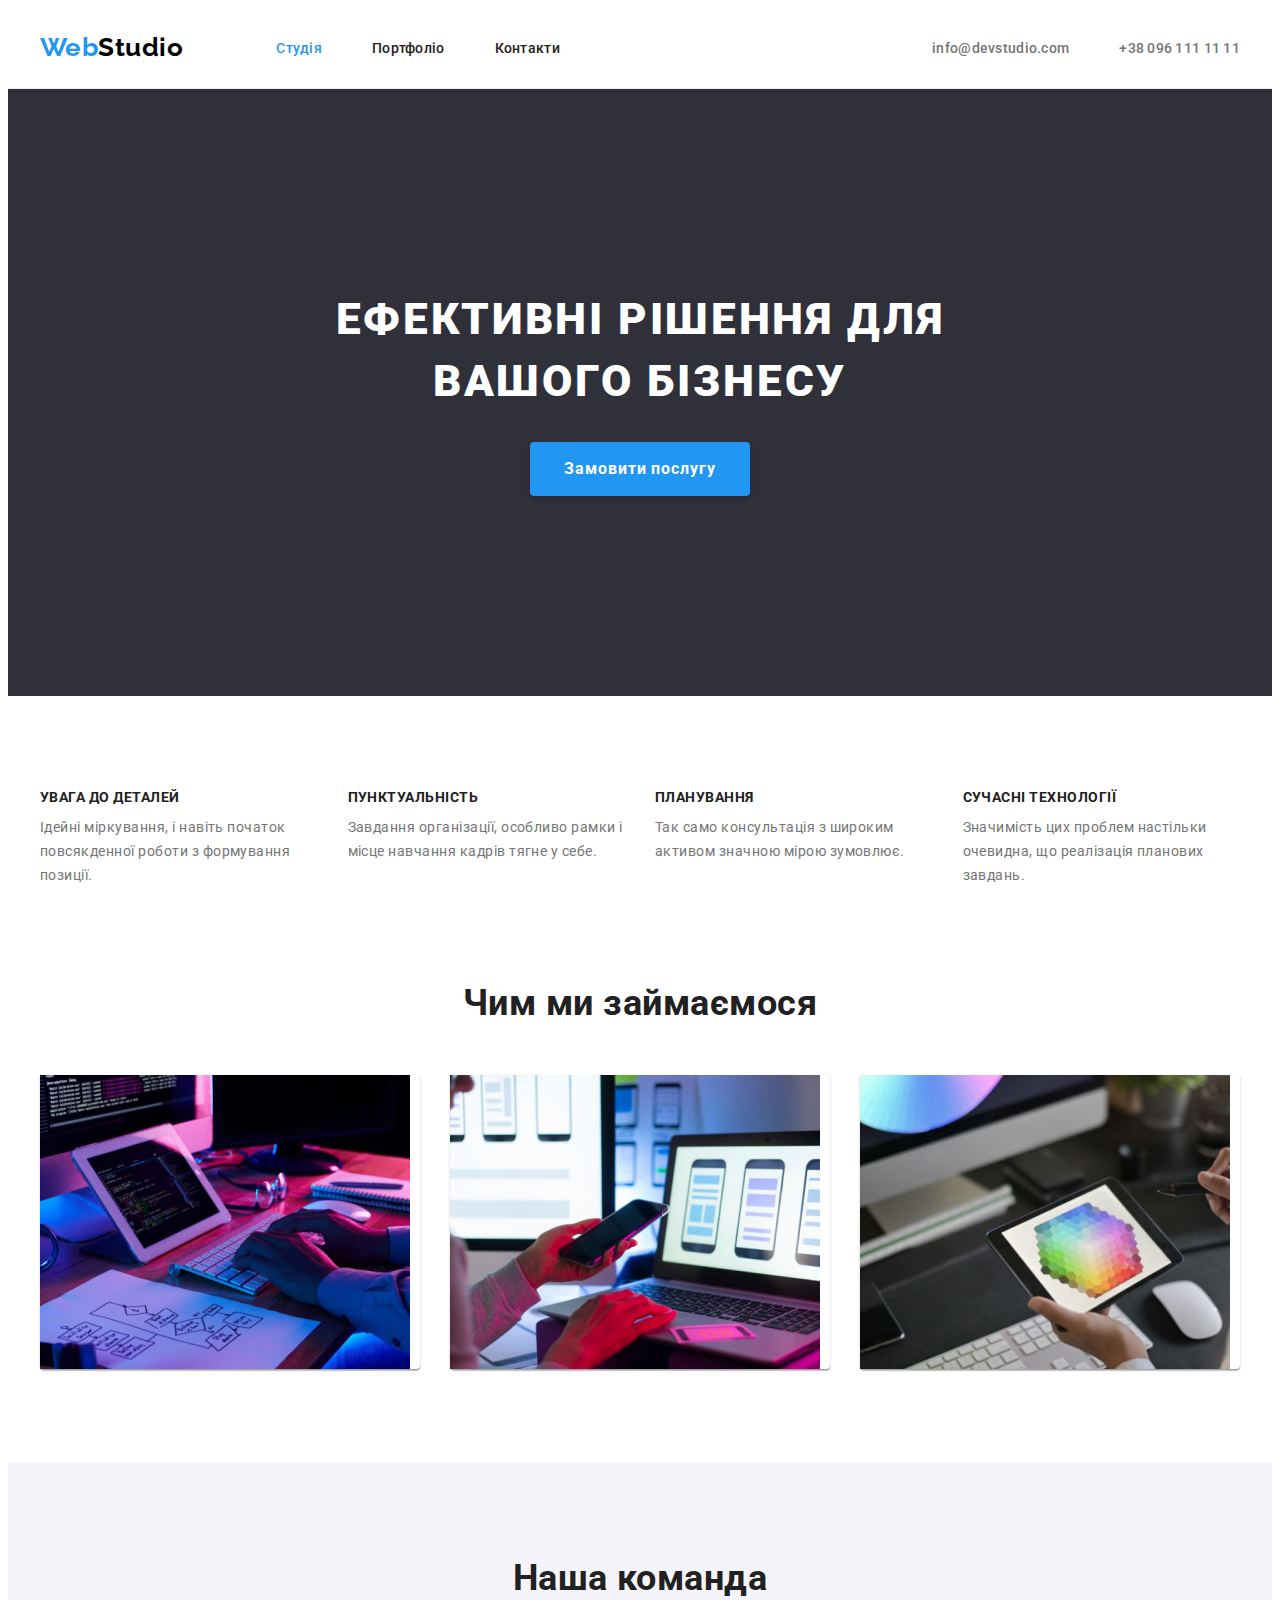
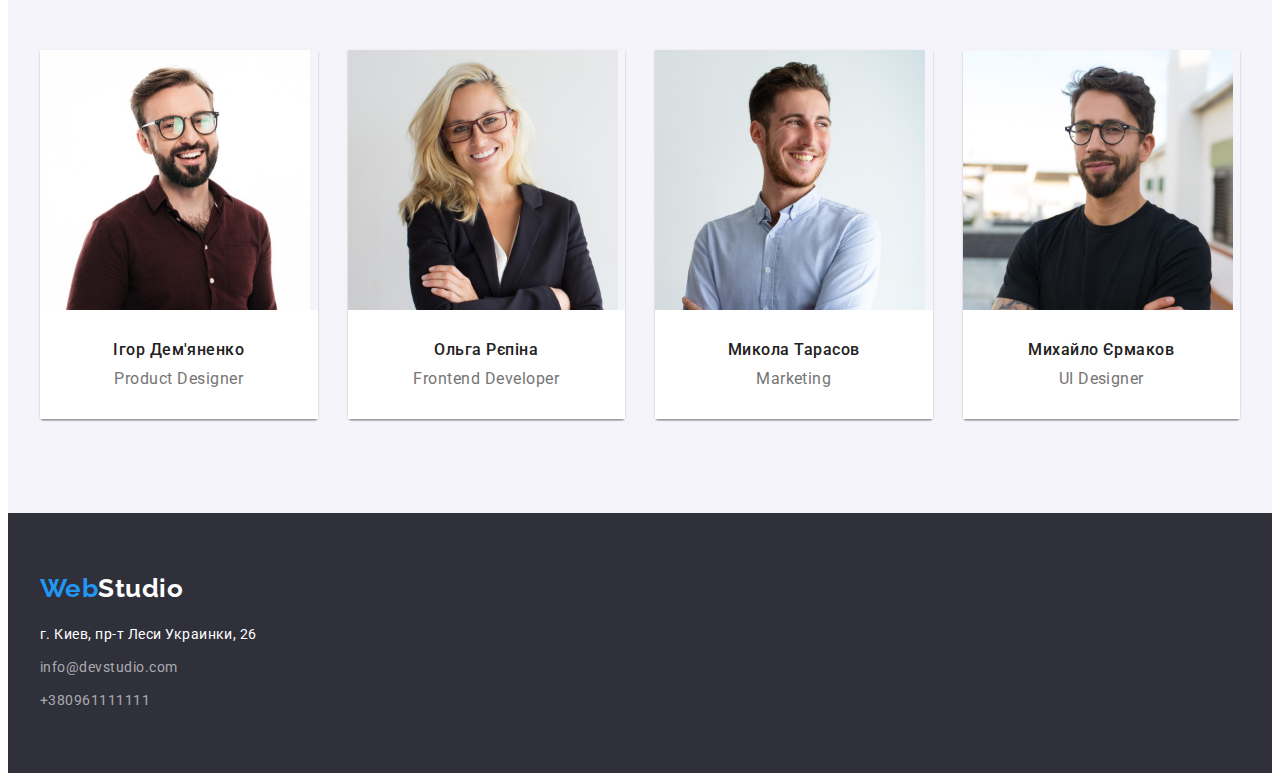
<file: index.html>
<!DOCTYPE html>
<html lang="uk">
<head>
    <meta charset="UTF-8">
    <meta http-equiv="X-UA-Compatible" content="IE=edge">
    <meta name="viewport" content="width=device-width, initial-scale=1.0">
    <title>Головна</title>
    <link rel="preconnect" href="https://fonts.googleapis.com">
    <link rel="preconnect" href="https://fonts.gstatic.com" crossorigin>
    <link href="https://fonts.googleapis.com/css2?family=Raleway:wght@700&family=Roboto:ital,wght@0,400;0,500;0,700;0,900;1,400&display=swap" rel="stylesheet">
    <link rel="stylesheet" href="https://cdnjs.cloudflare.com/ajax/libs/modern-normalize/1.1.0/modern-normalize.min.css" integrity="sha512-wpPYUAdjBVSE4KJnH1VR1HeZfpl1ub8YT/NKx4PuQ5NmX2tKuGu6U/JRp5y+Y8XG2tV+wKQpNHVUX03MfMFn9Q==" crossorigin="anonymous" referrerpolicy="no-referrer" />
    <link rel="stylesheet" href="./css/styless.css" />
</head>
<body>
    <header class="header">
        <div class="container had-nav">
               <!--Навігація -->
            <nav class="site-nav">
             <a href="./index.html" class="logo-title"><span class="logo">Web</span>Studio</a> 
              <ul class="site-nav list-style" >
                <li class="item"><a href="./index.html" class="current link">Студія</a></li>
                <li class="item"><a href="./portfolio.html" class="link">Портфоліо</a></li>
                <li class="item"><a href="#" class="link">Контакти</a></li>
              </ul>
            </nav>
         <!--Контакти -->
            <ul class="head-contacts list-style">
                <li class="item"><a href="mailto:info@devstudio.com" class="link">info@devstudio.com</a></li>
                <li class="item"><a href="tel:+380961111111" class="link">+38 096 111 11 11</a></li>
            </ul>
        </div>
    </header>
    
    <main>
        <!--Герой-->   
        <section class="hero">
                    <h1 class="hero-caption">Ефективні рішення для вашого бізнесу</h1>
                    <button type="button" class="button-hero">Замовити послугу</button>
        </section>
            <!--Наші переваги --> 
        <section class="features">
            <div class="container">
            <h2 class="section-title content-title">Наші переваги</h2>
                <ul class="feature-list list-style">
                    <li class="item">
                        <h3 class="block-title">УВАГА ДО ДЕТАЛЕЙ</h3>
                        <p class="block-description">Ідейні міркування, і навіть початок повсякденної роботи з формування позиції.</p>
                    </li>
                    <li class="item">
                        <h3 class="block-title">ПУНКТУАЛЬНІСТЬ</h3>
                        <p class="block-description">Завдання організації, особливо рамки і місце навчання кадрів тягне у себе.</p>
                    </li>
                    <li class="item">
                        <h3 class="block-title">ПЛАНУВАННЯ</h3>
                        <p class="block-description">Так само консультація з широким активом значною мірою зумовлює.  </p>
                    </li>
                    <li class="item">
                        <h3 class="block-title">СУЧАСНІ ТЕХНОЛОГІЇ</h3>
                        <p class="block-description">Значимість цих проблем настільки очевидна, що реалізація планових завдань.</p>
                    </li>
                </ul>
            </div>
        </section>
        <!--Чим ми займаємося-->
        <section class="work">
            <div class="container">
            <h2 class="section-title">Чим ми займаємося</h2>
                 <ul class="work-list list-style">
                    <li class="item">
                     <img src="./images/desktop_programs.jpg" alt="Laptop with code" width="370">
                    </li>
                    <li class="item"> 
                    <img src="./images/mobile_applications.jpg" alt="Phone width desktop" width="370">
                    </li>
                    <li class="item"> 
                    <img src="./images/design_solution.jpg" alt="Laptop with draw" width="370">
                    </li>
                </ul>
            </div>
        </section> 
        <!--Наша команда-->
        <section class="team">
            <div class="container">
                <h2 class="section-title">Наша команда</h2>
                  <ul class="team-list list-style">
                     <li class="item">
                        <img src="./images/igor_demjanenko.jpg" alt="Ігор Дем'яненко" width="270"/>
                        <div class="member-data">
                            <h3 class="team-member">Ігор Дем'яненко</h3>
                            <p lang="en" class="specialization">Product Designer</p>
                        </div>
                     </li>
                     <li class="item">
                        <img src="./images/olga_repina.jpg" alt=">Ольга Рєпіна" width="270"/>
                        <div class="member-data">
                            <h3 class="team-member">Ольга Рєпіна</h3>
                            <p lang="en" class="specialization">Frontend Developer</p>
                        </div>
                     </li>
                     <li class="item">
                        <img src="./images/mukola_tarasov.jpg" alt=">Ольга Рєпіна" width="270"/>
                        <div class="member-data">
                            <h3 class="team-member">Микола Тарасов</h3>
                            <p lang="en" class="specialization">Marketing  </p>
                        </div>
                     </li>
                     <li class="item">
                        <img src="./images/muhajlo_jermakov.jpg" alt=">Ольга Рєпіна" width="270"/>
                        <div class="member-data">
                            <h3 class="team-member">Михайло Єрмаков</h3>
                            <p lang="en" class="specialization">UI Designer</p>
                        </div>
                     </li>
                </ul>
            </div>
        </section>

    </main>

    <footer class="footer">
       <div class="container">
           <div class="footer-data">
               
                <!--Лого-->
                <a href="./index.html" class="link logo-title"><span class="logo">Web</span><span class="logo2">Studio</span></a>  
                <!--Адреса-->
                <address>
                <!--Контакти -->
                 <ul class="footer-contacts list-style">
                    <li class="item"><a href="https://goo.gl/maps/CPtrU1FHBa2aNyZL9" target="_blank" rel="noopener noreferrer" class="link map">г. Киев, пр-т Леси Украинки, 26</a></li>
                    <li class="item"><a href="mailto:info@devstudio.com" class="link contacts-list">info@devstudio.com</a></li>
                    <li class="item"><a href="tel:+380961111111" class="link contacts-list">+380961111111</a></li>
                 </ul>
                </address>
           </div>
       </div>
    </footer>
</body>
</html>
</file>
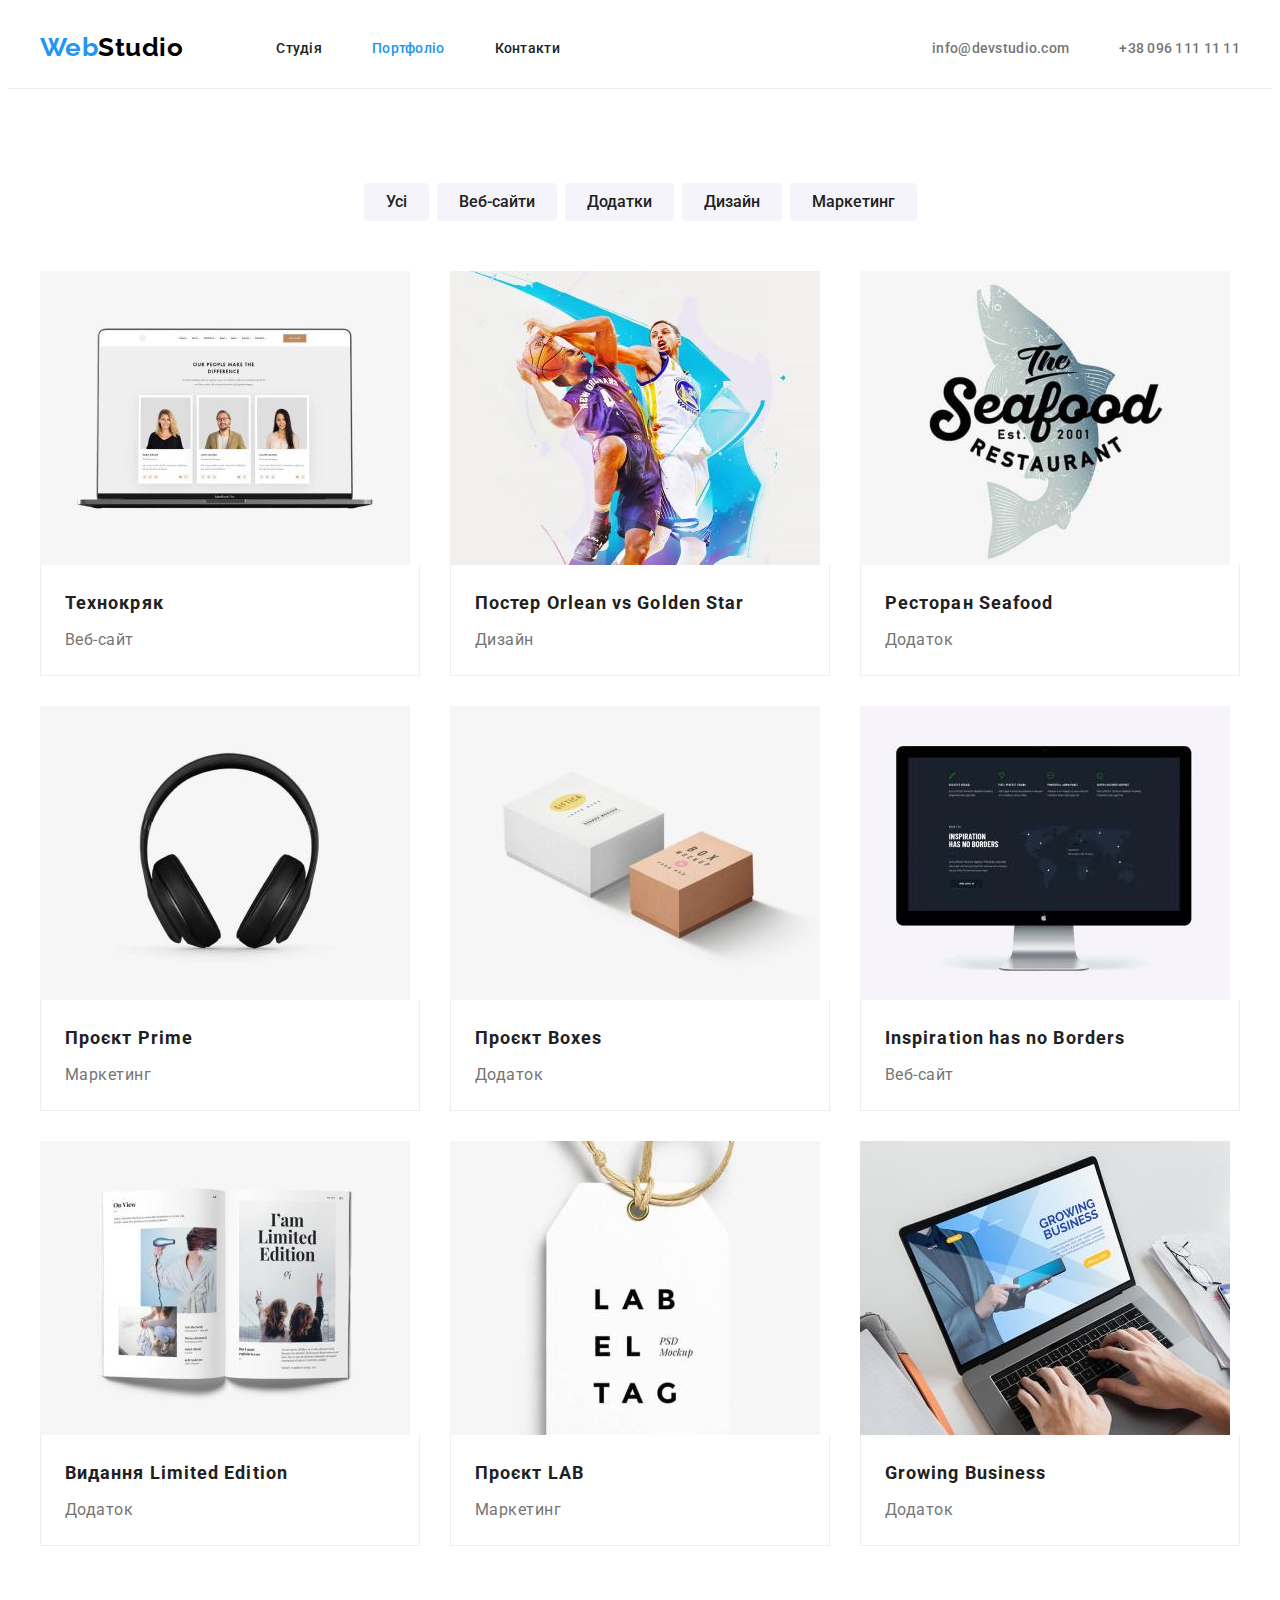
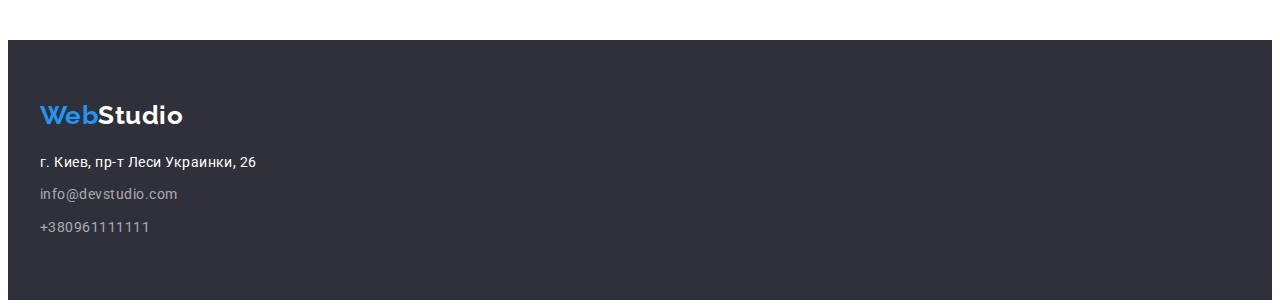
<file: portfolio.html>
<!DOCTYPE html>
<html lang="uk">
<head>
    <meta charset="UTF-8">
    <meta http-equiv="X-UA-Compatible" content="IE=edge">
    <meta name="viewport" content="width=device-width, initial-scale=1.0">
    <title>Портфоліо</title>
    <link rel="preconnect" href="https://fonts.googleapis.com">
    <link rel="preconnect" href="https://fonts.gstatic.com" crossorigin>
    <link href="https://fonts.googleapis.com/css2?family=Raleway:wght@700&family=Roboto:ital,wght@0,400;0,500;0,700;0,900;1,400&display=swap" rel="stylesheet">
    <link rel="stylesheet" href="https://cdnjs.cloudflare.com/ajax/libs/modern-normalize/1.1.0/modern-normalize.min.css" integrity="sha512-wpPYUAdjBVSE4KJnH1VR1HeZfpl1ub8YT/NKx4PuQ5NmX2tKuGu6U/JRp5y+Y8XG2tV+wKQpNHVUX03MfMFn9Q==" crossorigin="anonymous" referrerpolicy="no-referrer" />
    <link rel="stylesheet" href="./css/styless.css" />
</head>
<body>
    <header class="header">
        <div class="container had-nav">
               <!--Навігація -->
            <nav class="site-nav">
             <a href="./index.html" class="logo-title"><span class="logo">Web</span>Studio</a> 
              <ul class="site-nav list-style" >
                <li class="item"><a href="./index.html" class="link">Студія</a></li>
                <li class="item"><a href="./portfolio.html" class="current link">Портфоліо</a></li>
                <li class="item"><a href="#" class="link">Контакти</a></li>
              </ul>
            </nav>
         <!--Контакти -->
            <ul class="head-contacts list-style">
                <li class="item"><a href="mailto:info@devstudio.com" class="link">info@devstudio.com</a></li>
                <li class="item"><a href="tel:+380961111111" class="link">+38 096 111 11 11</a></li>
            </ul>
        </div>
    </header>
    
    <main>
        <section class="portfolio">
            <h1 class="content-title">Портфоліо</h1>
        <!--Фільтр-->
           <div class="container">
                <ul class="work-filter list-style">
                    <li><button type="button" class="button-filter">Усі</button></li>
                    <li><button type="button" class="button-filter">Веб-сайти</button></li>
                    <li><button type="button" class="button-filter">Додатки</button></li>
                    <li><button type="button" class="button-filter">Дизайн</button></li>
                    <li><button type="button" class="button-filter">Маркетинг</button></li>
                </ul>  
                <!-- контент-->
                <ul class="project-list list-style">
                    <li class="item">
                        <img src="./images/tecnocrack.jpg" alt="лептоп з презентацією" width="370"/>
                        <div class="project-content">
                            <h2 class="project-name">Технокряк</h2>
                            <p class="project-type">Веб-сайт</p>
                        </div>
                    </li>
                    <li class="item">
                        <img src="./images/poster-nba.jpg" alt="Баскетболісти" width="370"/>
                        <div class="project-content">
                            <h2 class="project-name">Постер <span lang="en">Orlean vs Golden Star</span></h2>
                            <p class="project-type">Дизайн</p>
                        </div>
                    </li>
                    <li class="item">
                        <img src="./images/restaurant.jpg" alt="Банер ресторану" width="370"/>
                        <div class="project-content">
                            <h2 class="project-name">Ресторан <span lang ="en">Seafood</span></h2>
                            <p class="project-type">Додаток</p>
                        </div>
                    </li>
                    <li class="item">
                        <img src="./images/headphone.jpg" alt="Навушники" width="370"/>
                        <div class="project-content">
                            <h2 class="project-name">Проєкт <span lang="en">Prime</span> </h2>
                            <p class="project-type">Маркетинг</p>
                        </div>
                    </li>
                    <li class="item">
                        <img src="./images/boxes.jpg" alt="Дві коробки" width="370"/>
                        <div class="project-content">
                            <h2 class="project-name">Проєкт <span lang="en">Boxes</span></h2>
                            <p class="project-type">Додаток</p>
                        </div>
                    </li>
                    <li class="item">
                        <img src="./images/monitor.jpg" alt="монітор з презентацією" width="370"/>
                        <div class="project-content">
                            <h2 class="project-name"><span lang="en"> Inspiration has no Borders</span></h2>
                            <p class="project-type">Веб-сайт</p>
                        </div>
                    </li>
                    <li class="item">
                        <img src="./images/book.jpg" alt="Книга" width="370"/>
                        <div class="project-content">
                            <h2 class="project-name">Видання <span lang="en"> Limited Edition </span></h2>
                            <p class="project-type">Додаток</p>
                        </div>
                    </li>
                    <li class="item">
                        <img src="./images/label.jpg" alt="Ярлик" width="370"/>
                        <div class="project-content">
                            <h2 class="project-name">Проєкт <span lang="en"> LAB</span></h2>
                            <p class="project-type">Маркетинг</p>
                        </div>
                    </li>
                    <li class="item">
                        <img src="./images/laptop.jpg" alt="Лептоп" width="370"/>
                        <div class="project-content">
                            <h2 class="project-name"><span lang="en"> Growing Business</span></h2>
                            <p class="project-type">Додаток</p>
                        </div>
                    </li>
                </ul>
           </div>
        </section>
    </main>

    <footer class="footer">
        <div class="container">
            <div class="footer-data">
                
                 <!--Лого-->
                 <a href="./index.html" class="link logo-title"><span class="logo">Web</span><span class="logo2">Studio</span></a>  
                 <!--Адреса-->
                 <address>
                 <!--Контакти -->
                  <ul class="footer-contacts list-style">
                     <li class="item"><a href="https://goo.gl/maps/CPtrU1FHBa2aNyZL9" target="_blank" rel="noopener noreferrer" class="link map">г. Киев, пр-т Леси Украинки, 26</a></li>
                     <li class="item"><a href="mailto:info@devstudio.com" class="link contacts-list">info@devstudio.com</a></li>
                     <li class="item"><a href="tel:+380961111111" class="link contacts-list">+380961111111</a></li>
                  </ul>
                 </address>
            </div>
        </div>
     </footer>
</body>
</html>
</file>
<file: css/styless.css>
/* кольори*/ 

/* акцент #2196F3*/
/* основний текст #757575*/
/* додактковий текст #212121*/
/* основний фон #F5F5F5*/
/* другорядний фон #F5F4FA*/
/* другорядний колір для стилізації 1 #2F303A*/
/* другорядний колір для стилізації 2 #000000*/
/* другорядний колір для стилізації 3 #FFFFFF*/
/* основний маржин 30 px*/
/* тінь карти команди  */


:root{
   --accent-color: #2196F3;
   --primmary-text-color:  #757575;
   --secondary-text-color: #212121;
   --primary-bg-color:#F5F5F5;
   --secondary-bg-color:#F5F4FA;
   --secondary-color1: #2F303A;
   --secondary-color2: #000000;
   --secondary-color3:#FFFFFF;
   --set-gap:30px;
   --set-shadow:0px 1px 3px rgba(0, 0, 0, 0.12), 0px 1px 1px rgba(0, 0, 0, 0.14), 0px 2px 1px rgba(0, 0, 0, 0.2);
   }

p, h1, h2, h3, h4, h5, h6{
    margin: 0;
}

ul{
    margin: 0;
    padding-left: 0;
}

img{
    display: block;
    max-width: 100%;
    height: auto;
}
/* Body */

body {
    color: var(--primmary-text-color);
    font-family: Roboto, sans-serif;
    letter-spacing: 0.03em
    }

.container{
    width: 1200px;
    padding-left: 15px;
    padding-right: 15px;
    margin: 0 auto;
}

.had-nav{
    display: flex;
    align-items: center;
   
}

.header{
    background-color: var(--secondary-color3);
    padding-top: 24px;
    padding-bottom: 25px;
    border-bottom: 1px solid #ECECEC;
}
/* Logo*/

.logo-title{
    font-family: Raleway, sans-serif;
    font-weight: 700;
    font-size: 26px;
    line-height: 1.19;
    color: var(--secondary-color2);
    text-decoration: none
    }

.logo{
    color: var(--accent-color);
    }
    
.logo2{
    color: var(--secondary-color3);  
    }

.link{
    text-decoration: none;
}


/* Site nav */
.site-nav{
    display: flex;
    align-items: center;
}

.site-nav .list-style{
    margin-left: 93px;
}

.list-style{
    list-style: none;
}

.site-nav>li:not(:first-child){
    margin-left: 50px;
}

.head-contacts>li:not(:first-child){
    margin-left: 50px;
}


.site-nav .current.link{
    color:var(--accent-color);
}

.site-nav .link {
    color: var(--secondary-text-color); 
    font-weight: 500;
    font-size: 14px;
    line-height: 1.14;
    letter-spacing: 0.02em;
}

.site-nav .link:hover,
.site-nav .link:focus{
    color: var(--accent-color);
}

.head-contacts{
    display: flex;
    margin-left: auto;
}

.head-contacts .link{
    color: var(--primmary-text-color);
    font-weight: 500;
    font-size: 14px;
    line-height: 1.14;
    letter-spacing: 0.02em;
}

.head-contacts .link:hover,
.head-contacts .link:focus{
    color: var(--accent-color);
}

/* Main*/

/* SECTION HERO*/

.hero{
    padding-top: 200px;
    padding-bottom: 200px;
    margin-left: auto;
    margin-right: auto;
    background-color: #2F303A;
    text-align: center;
    
}   

.hero-caption{
    margin-left: auto;
    margin-right: auto;
    max-width: 696px;
    height: auto;
    font-weight: 900;
    font-size: 44px;
    line-height: 1.4;
    text-align: center;
    letter-spacing: 0.06em;
    text-transform: uppercase;
    color: var(--secondary-color3);
}

.button-hero{
    margin-top: 30px;
    display: inline-block;
    padding: 10px 32px;
    font-family: inherit;
    color: var(--secondary-color3);
    min-width: 216px;
    min-height: 50px;
    background: var(--accent-color);
    box-shadow: 0px 4px 4px rgba(0, 0, 0, 0.15);
    border-radius: 4px;
    font-weight: 700;
    font-size: 16px;
    line-height: 1.87;
    letter-spacing: 0.06em;
    border-color:transparent;
    }

.button-hero:hover{
    cursor: pointer;
}

/* SECTION FEATURES */

.features{
    padding-top: 94px;
    padding-bottom: 94px;
}

.content-title{
    display: none;
}

.section-title{
    margin-bottom: 50px;
    text-align: center;
    color: var(--secondary-text-color);
    font-weight: 700;
    font-size: 36px;
    line-height: 1.2;
    }

.feature-list{
    display: flex;
    flex-wrap: wrap;
    margin-left: calc(-1 * var(--set-gap));
    margin-top: calc(-1 * var(--set-gap));
}

.feature-list > .item {
    flex-basis: calc(100% / 4 - var(--set-gap));
    margin-left: var(--set-gap);
    margin-top: var(--set-gap);
}

.block-title{
    font-weight: 700;
    font-size: 14px;
    line-height: 1.14;
    color:var(--secondary-text-color);
}

.block-description{
    margin-top: 10px;
    font-weight: 400;
    font-size: 14px;
    line-height: 1.71;
    color: var(--primmary-text-color);
}

/*SECTION WORK*/

.work{
    padding-bottom: 94px;
}

.work-list{
    display: flex;
    flex-wrap: wrap;
    margin-left: calc(-1 * var(--set-gap));
    margin-top: calc(-1 * var(--set-gap));
}

.work-list > .item {
    flex-basis: calc(100% / 3 - var(--set-gap));
    margin-left: var(--set-gap);
    margin-top: var(--set-gap);
    border-radius: 0px 0px 4px 4px;
    box-shadow:var(--set-shadow)
  }


/*SECTION TEAM*/
.team{
    padding-top: 94px;
    padding-bottom: 94px;
    background-color: var(--secondary-bg-color);
}

.team-list{
    display: flex;
    flex-wrap: wrap;
    margin-left: calc(-1 * var(--set-gap));
    margin-top: calc(-1 * var(--set-gap));
}

.team-list > .item {
    flex-basis: calc(100% / 4 - var(--set-gap));
    margin-left: var(--set-gap);
    margin-top: var(--set-gap);
    text-align: center;
    border-radius: 0px 0px 4px 4px;
    box-shadow:var(--set-shadow)
  }

.team-member{
    font-weight: 500;
    font-size: 16px;
    line-height: 1.2;
    color: var(--secondary-text-color);
}

.member-data{
    padding-top: 30px;
    padding-bottom: 30px;
    background-color: var(--secondary-color3);
}

.specialization{
    margin-top: 10px;
    font-weight: 400;
    font-size: 16px;
    line-height: 1.2;
    color: var(--primmary-text-color);
}
/*Footer*/

.footer{
    padding-top: 60px;
    padding-bottom: 60px;
    background-color:var(--secondary-color1);
}

.footer-contacts{
    margin-top: 20px;
}

.footer-contacts>.item:not(:first-child){
    margin-top: 9px;
}

.footer-contacts .link:hover, .footer-contacts .link:focus{
    color: var(--accent-color);
}

.map{
    font-style: normal;
    font-size: 14px;
    line-height: 1.71;
    color: var(--secondary-color3);
}

.contacts-list{
    font-style: normal;
    font-size: 14px;
    line-height: 1.71;
    color: rgba(255, 255, 255, 0.6);

}

/* PORTFOLIO */

.portfolio{
    padding-top: 94px;
    padding-bottom: 94px;
    background-color: var(--secondary-color3);
}

/* Filter*/
.work-filter{
    display: flex;
    justify-content: center;
    margin-bottom: 50px;
}

.work-filter>li:not(:first-child){
    margin-left: 8px;
}

.button-filter{
    padding-top: 6px;
    padding-right: 22px;
    padding-bottom: 6px;
    padding-left: 22px;
    font-family: inherit;
    background-color: var(--secondary-bg-color);
    border-radius: 4px;
    font-weight: 500;
    font-size: 16px;
    line-height: 1.62;
    color:var(--secondary-text-color);
    border:none
}

.button-filter:hover,
.button-filter:focus{
    color: var(--secondary-color3);
    background: var(--accent-color);
    box-shadow: 0px 3px 1px rgba(0, 0, 0, 0.1), 0px 1px 2px rgba(0, 0, 0, 0.08), 0px 2px 2px rgba(0, 0, 0, 0.12);
    border-radius: 4px
}

.button-filter:hover{
    cursor: pointer;
}

/*PROJECTS*/

.project-list{
    display: flex;
    flex-wrap: wrap;
    margin-left: calc(-1 * var(--set-gap));
    margin-top: calc(-1 * var(--set-gap));
}

.project-list > .item {
    flex-basis: calc(100% / 3 - var(--set-gap));
    margin-left: var(--set-gap);
    margin-top: var(--set-gap);
  }

.project-content{
    border-left:1px solid #EEEEEE;
    border-bottom:1px solid #EEEEEE;
    border-right:1px solid #EEEEEE;
    padding-top: 20px;
    padding-right: 24px;
    padding-bottom: 20px;
    padding-left: 24px;
  }

.project-name{
    font-weight: 700;
    font-size: 18px;
    line-height: 2;
    color:var(--secondary-text-color);
    letter-spacing: 0.06em;
}

.project-type{
    margin-top: 4px;
    font-size: 16px;
    line-height: 1.87;
    color: var(--primmary-text-color);
}
</file>
